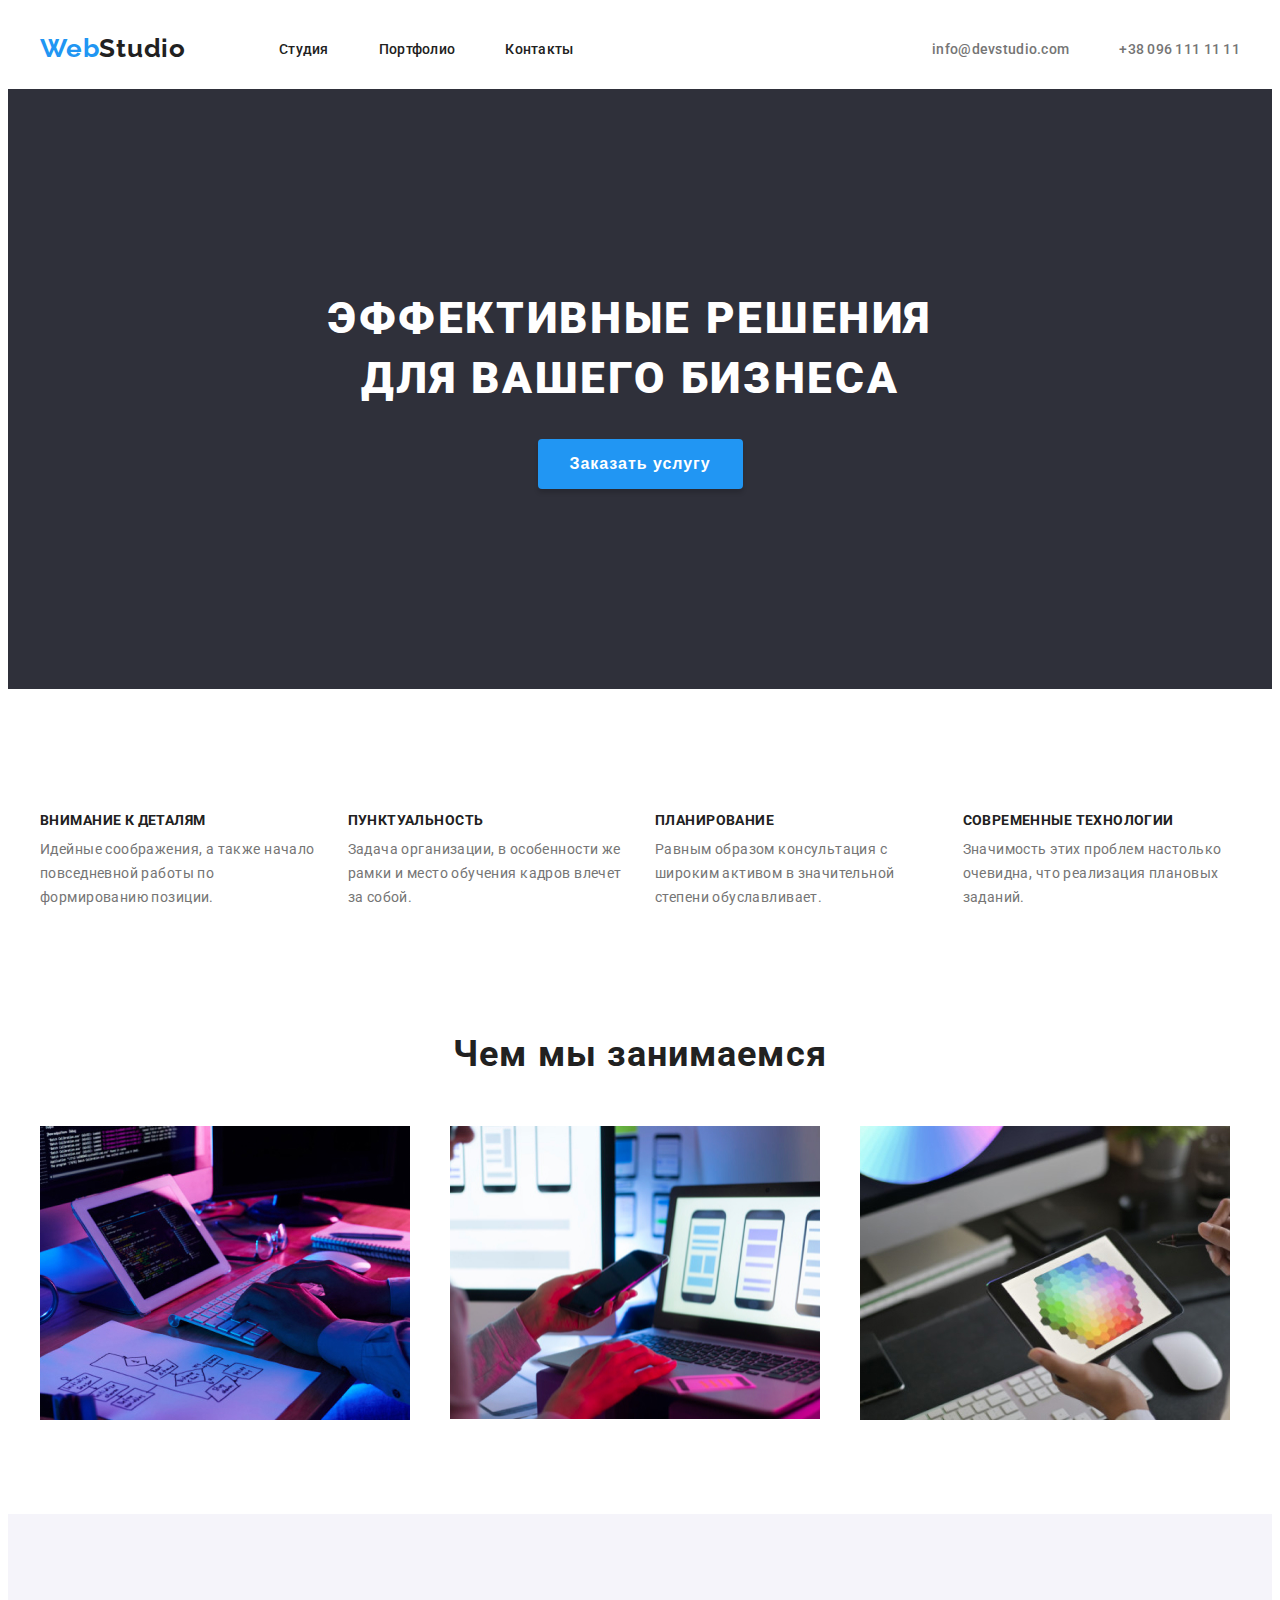
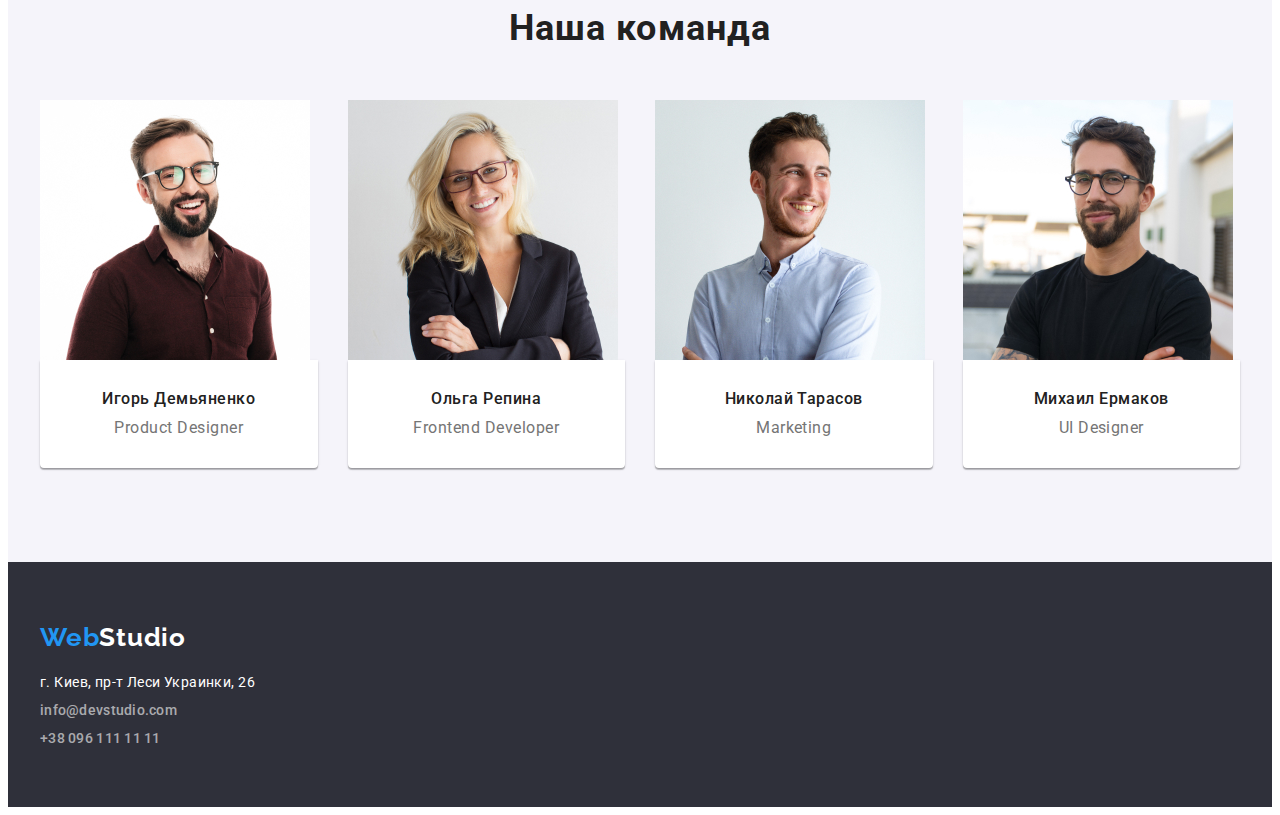
<file: index.html>
<!DOCTYPE html>
<html lang="ru">
<head>
    <meta charset="UTF-8">
    <meta name="viewport" content="width=device-width, initial-scale=1.0">
    <title>WebStudio</title>
    <link rel="preconnect" href="https://fonts.gstatic.com">
    <link href="https://fonts.googleapis.com/css2?family=Raleway:wght@700&family=Roboto:wght@400;500;700;900&display=swap"
        rel="stylesheet">
    <link rel="stylesheet" href="https://cdnjs.cloudflare.com/ajax/libs/modern-normalize/1.0.0/modern-normalize.min.css"
        integrity="sha512-ISS7cAi1PEhQ8jnbJpJZMd29NlhNj4AWYyLOSp2CE/CsHxTCu+r+t0D2yoJudVrd0/8fTVPUVDzY5Tvli75u/g=="
        crossorigin="anonymous" />
    <link rel="stylesheet" href="./css/styles.css">
</head>
<body>
     <!-- Hero-->
    <header class="header-main">
        <div class="container">
            <a class="reset-link logo-up" lang="en" href="index.html">Web<span class="logo-header">Studio</span></a>
            <nav class="navigation">
                <ul class="reset-list navigation-list">
                    <li class="navigation-list-item"><a class="reset-link navigation-link" href="./index.html">Студия</a></li>
                    <li class="navigation-list-item"><a class="reset-link navigation-link" href="./portfolio.html">Портфолио</a></li>
                    <li class="navigation-list-item"><a class="reset-link navigation-link" href="Контакты">Контакты</a></li>
                </ul>
            </nav>
            <ul class="reset-list upper-contact-items">
                <li><a class="reset-link upper-contact-links mail-us" href="mailto:info@devstudio.com">info@devstudio.com</a></li>
                <li><a class="reset-link upper-contact-links" href="tel:380961111111">+38 096 111 11 11</a></li>
            </ul>
        </div>
    </header>
    <main>
        <!-- Hero-->
        <section class="hero">
            <div class="container">
                <h1 class="hero-title">Эффективные решения для вашего бизнеса</h1>
                <button class="modal-button" type="button">Заказать услугу</button>
            </div>
        </section>
        <section class="worth">
            <div class="container">
                <h2 class="visually-hidden"> Преимущества </h2>
                <ul class="reset-list worth-list">
                    <li class="worth-element">
                        <div class="worth-description-representation">
                            <h3 class="worth-items">Внимание к деталям</h3>
                            <p class="worth-description">Идейные соображения, а также начало повседневной работы по формированию позиции.</p>
                        </div>
                    </li>
                    <li class="worth-element">
                        <div class="worth-description-representation">
                            <h3 class="worth-items">Пунктуальность</h3>
                            <p class="worth-description">Задача организации, в особенности же рамки и место обучения кадров влечет за собой.</p>
                        </div>
                    </li>
                    <li class="worth-element">
                        <div class="worth-description-representation">
                            <h3 class="worth-items">Планирование</h3>
                            <p class="worth-description">Равным образом консультация с широким активом в значительной степени обуславливает.</p>
                        </div>
                    </li>
                    <li class="worth-element">
                        <div class="worth-description-representation">
                            <h3 class="worth-items">Современные технологии</h3>
                            <p class="worth-description">Значимость этих проблем настолько очевидна, что реализация плановых заданий.</p>
                        </div>  
                    </li>
                </ul>
            </div>
        </section>
        <!-- what does we do-->
        <section class="wdwd">
            <div class="container">
                <h2 class="wdwd-title">Чем мы занимаемся </h2>
                <ul class="reset-list wdwd-list">
                    <li class="wdwd-item"> <img class="wdwd-item-image" src="./images/img1.jpg" alt="рабочий стол програмиста и процесс написания кода" width="370" height="294"> </li>
                    <li class="wdwd-item"> <img class="wdwd-item-image" src="./images/img2.jpg" alt="варианты располодения контента на мобильном устройстве" width="370" height="293"> </li>
                    <li class="wdwd-item"> <img class="wdwd-item-image" src="./images/img3.jpg" alt="шестиугольник с цветовым градиентом" width="370" height="294"> </li>
                </ul>
            </div>
        </section>
        <!-- our team-->
        <section class="team">
            <div class="container">
                <h2 class="team-title">Наша команда </h2>
                <ul class="reset-list team-list">
                    <li class="team-list-item">
                        <img class="unit" src="./images/Face1.jpg" alt="мужчина дизайнер" width="270" height="260">
                        <div class="team-list-item-representation">
                            <h3 class="unit-name">Игорь Демьяненко</h3>
                            <p  class="unit-ps">Product Designer</p>
                        </div>
                    </li>
                    <li class="team-list-item">
                        <img class="unit" src="./images/Face2.jpg" alt="женщтна фронт енд девелопер" width="270" height="260">
                        <div class="team-list-item-representation">
                            <h3 class="unit-name">Ольга Репина</h3>
                            <p class="unit-ps">Frontend Developer</p>
                        </div>
                    </li>
                    <li class="team-list-item">
                        <img class="unit" src="./images/Face3.jpg" alt="мужчина маркетолог" width="270" height="260">
                        <div class="team-list-item-representation">
                            <h3 class="unit-name">Николай Тарасов</h3>
                            <p class="unit-ps">Marketing</p>
                        </div>
                    </li>
                    <li class="team-list-item">
                        <img class="unit" src="./images/Face4.jpg" alt="мужчина дизайнер" width="270" height="260">
                        <div class="team-list-item-representation">
                            <h3 class="unit-name">Михаил Ермаков</h3>
                            <p class="unit-ps">UI Designer</p>
                        </div>
                    </li>
                </ul>
            </div>
        </section>
    </main>
    <footer class="footter">
        <div class="container">
            <div class="logotype">
            <a class="reset-link logo-low" lang="en" href="index.html">Web<span class="logo-footer">Studio</span></a>
            </div>
            <address class="reset-adress">
                <ul class="reset-list lower-contact-items">
                    <li class="bottom-addres-item"><a class="reset-link map-link" href="https://goo.gl/maps/1Cf52pTZjELxp6kr8" target="_blank" rel="noopener noreferrer ">г. Киев, пр-т Леси Украинки, 26</a></li>
                    <li class="bottom-addres-item"><a class="reset-link lower-contact-links"  href="mailto:info@devstudio.com">info@devstudio.com</a></li>
                    <li class="bottom-addres-item"><a class="reset-link lower-contact-links"  href="tel:380961111111">+38 096 111 11 11</a></li>
                </ul>
            </address>
        </div>
    </footer>
    
</body>
</html>
</file>
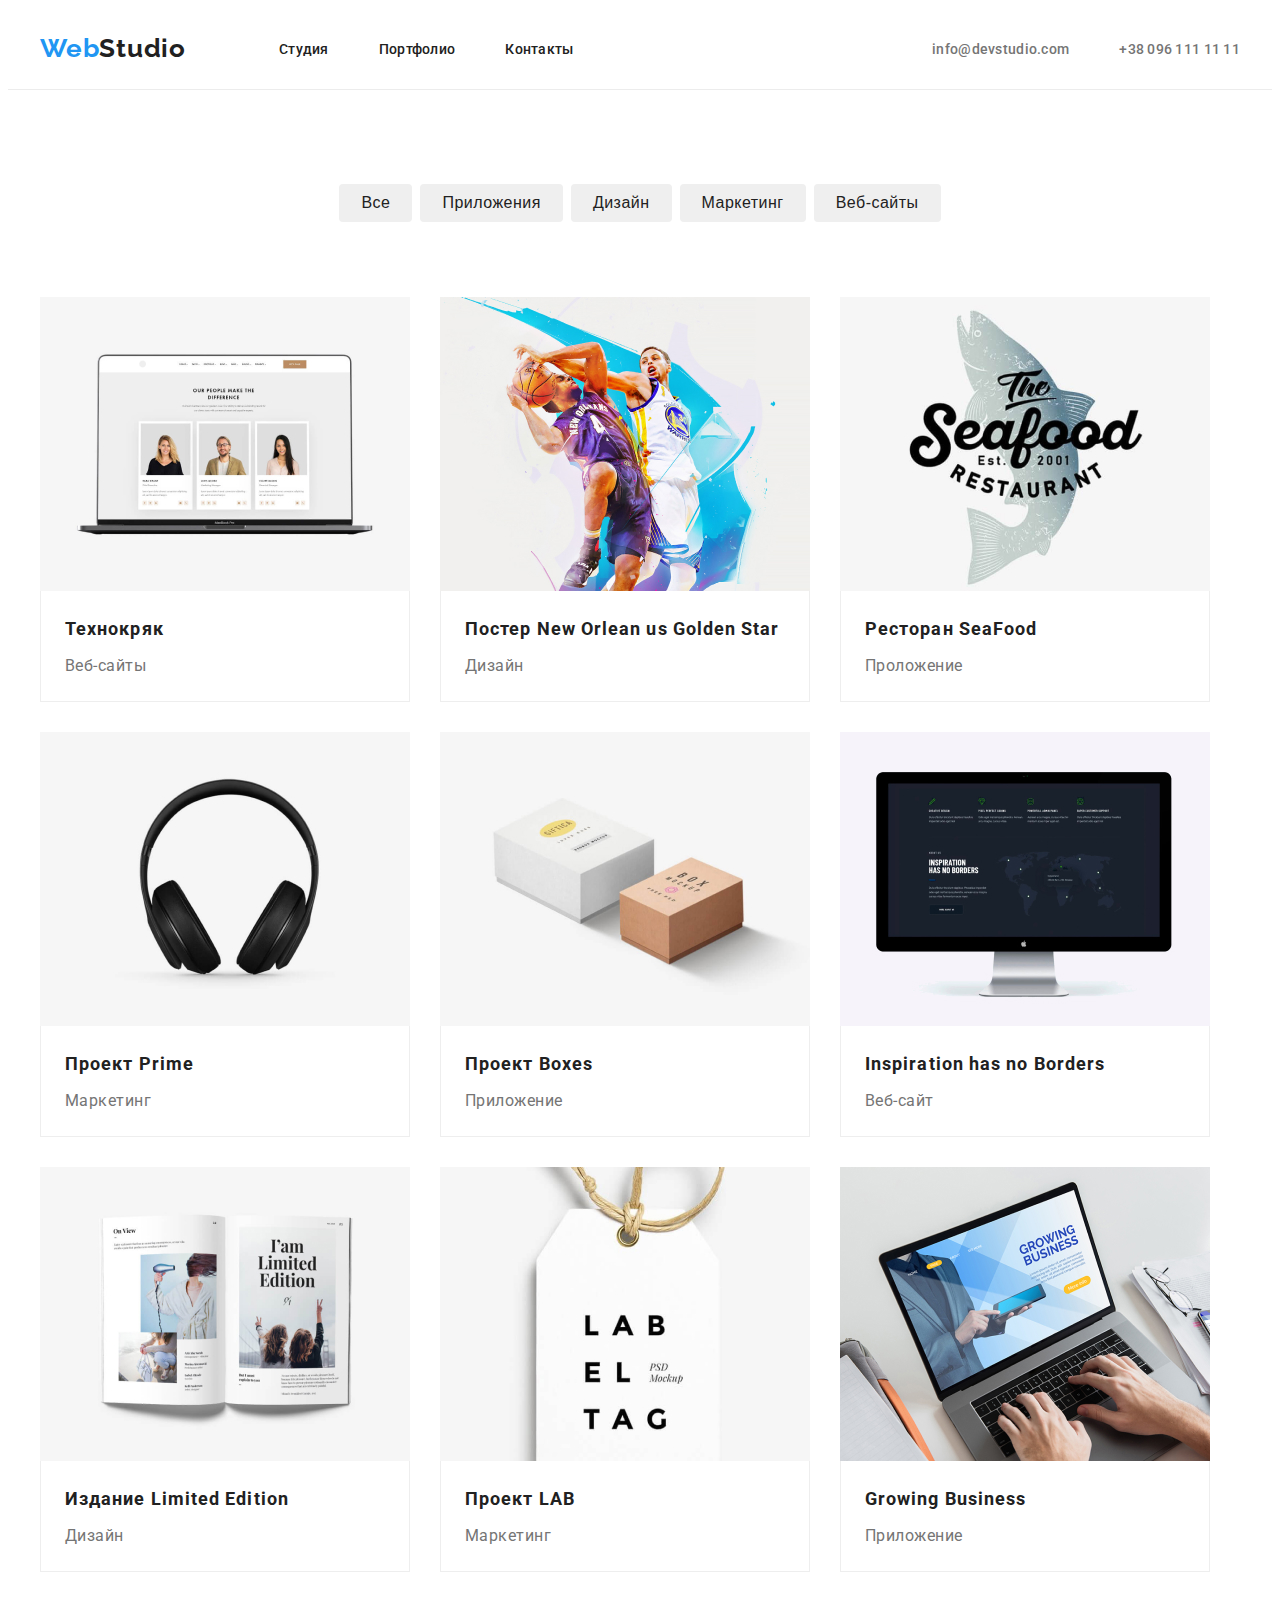
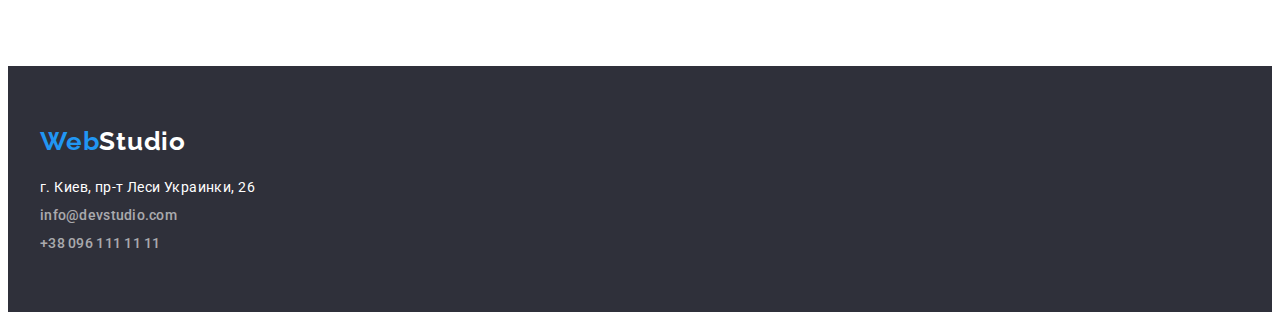
<file: portfolio.html>
<!DOCTYPE html>
<html lang="ru">
<head>
    <meta charset="UTF-8">
    <meta http-equiv="X-UA-Compatible" content="IE=edge">
    <meta name="viewport" content="width=device-width, initial-scale=1.0">
    <title>WebStudio</title>
    <link rel="preconnect" href="https://fonts.gstatic.com">
    <link href="https://fonts.googleapis.com/css2?family=Raleway:wght@700&family=Roboto:wght@400;500;700;900&display=swap"
        rel="stylesheet">
    <link rel="stylesheet" href="https://cdnjs.cloudflare.com/ajax/libs/modern-normalize/1.0.0/modern-normalize.min.css" integrity="sha512-ISS7cAi1PEhQ8jnbJpJZMd29NlhNj4AWYyLOSp2CE/CsHxTCu+r+t0D2yoJudVrd0/8fTVPUVDzY5Tvli75u/g==" crossorigin="anonymous"/>
    <link rel="stylesheet" href="./css/styles.css">
</head>

<body>
    <header class="header-prtf">
        <div class="container">
            <a class="reset-link logo-up" lang="en" href="index.html">Web<span class="logo-header">Studio</span></a>
            <nav class="navigation">
                <ul class="reset-list navigation-list">
                    <li class="navigation-list-item"><a class="reset-link navigation-link" href="./index.html">Студия</a>
                    </li>
                    <li class="navigation-list-item"><a class="reset-link navigation-link"
                            href="./portfolio.html">Портфолио</a></li>
                    <li class="navigation-list-item"><a class="reset-link navigation-link" href="Контакты">Контакты</a></li>
                </ul>
            </nav>
            <ul class="reset-list upper-contact-items">
                <li><a class="reset-link upper-contact-links mail-us"
                        href="mailto:info@devstudio.com">info@devstudio.com</a></li>
                <li><a class="reset-link upper-contact-links" href="tel:380961111111">+38 096 111 11 11</a></li>
            </ul>
        </div>
    </header>

    <main>
        <!-- Фильтр продуктов -->
        <section class="product">
            <div class="container">
                <h1 class="filter-button visually-hidden">Filters list</h1>
                    <ul class="reset-list filter-list">
                        <li class="filter-list-item"> <button class="prtf-button" type="button">Все</button></li>
                        <li class="filter-list-item"> <button class="prtf-button" type="button">Приложения</button></li>
                        <li class="filter-list-item"> <button class="prtf-button" type="button">Дизайн</button></li>  
                        <li class="filter-list-item"> <button class="prtf-button" type="button">Маркетинг</button></li>
                        <li class="filter-list-item"> <button class="prtf-button" type="button">Веб-сайты</button></li>
                    </ul>
                <div class="products">
                    <h2 class="visually-hidden">Our products</h2>
                    <ul class="reset-list products-list">
                        <li class="product-list-item">
                            <img class="product-image" src="./images/images_portfolio/notebook.jpg" alt="открытый ноутбук" width="370" height="294">
                            <div class="product-image-represantation">
                                <h2 class="product-name">Технокряк</h2>
                                <p class="product-type">Веб-сайты</p>
                            </div>
                        </li>
                        <li class="product-list-item">
                            <img class="product-iamge" src="./images/images_portfolio/backetbool.jpg" alt="два мужчины играют в баскетбол" width="370" height="294">
                            <div class="product-image-represantation">
                                <h2 class="product-name">Постер <span lang="en">New Orlean us Golden Star</span></h2>
                                <p class="product-type">Дизайн</p>
                            </div>
                        </li>
                        <li class="product-list-item">
                            <img class="product-image" src="./images/images_portfolio/seafood_logo.jpg" alt="название ресторана SeaFood на фоне серой рыбы" width="370" height="294">
                            <div class="product-image-represantation">
                                <h2 class="product-name">Ресторан <span lang="en">SeaFood</span></h2>
                                <p class="product-type">Проложение</p>
                            </div>
                        </li>
                        <li class="product-list-item">
                            <img class="product-image" src="./images/images_portfolio/headphones.jpg" alt="черные наушники" width="370" height="294">
                            <div class="product-image-represantation">
                                <h2 class="product-name">Проект <span lang="en">Prime</span></h2>
                                <p class="product-type">Маркетинг</p>
                            </div>
                        </li>
                        <li class="product-list-item">
                            <img class="product-image" src="./images/images_portfolio/boxes.jpg" alt="белая и коричневая коробки" width="370" height="294">
                            <div class="product-image-represantation">
                                <h2 class="product-name">Проект <span lang="en">Boxes</span></h2>
                                <p class="product-type">Приложение</p>
                            </div>
                        </li>
                        <li class="product-list-item">
                            <img class="product-imge" src="./images/images_portfolio/black_screen.jpg" alt="черный екран ноутбука" width="370" height="294">
                            <div class="product-image-represantation">
                                <h2 class="product-name" lang="en">Inspiration has no Borders</h2>
                                <p class="product-type">Веб-сайт</p>
                            </div>
                        </li>
                        <li class="product-list-item">
                            <img class="product-image" src="./images/images_portfolio/booklet.jpg" alt="открытый буклет" width="370" height="294">
                            <div class="product-image-represantation">
                                <h2 class="product-name">Издание <span lang="en">Limited Edition</span></h2>
                                <p class="product-type">Дизайн</p>
                            </div>
                        </li>
                        <li class="product-list-item">
                            <img class="product-image" src="./images/images_portfolio/letters.jpg" alt="латинские заглавные буквы на белой бумаге" width="370" height="294">
                            <div class="product-image-represantation">
                                <h2 class="product-name">Проект <span lang="en">LAB</span></h2>
                                <p class="product-type">Маркетинг</p>
                            </div>
                        </li>
                        <li class="product-list-item">
                            <img class="product-image" src="./images/images_portfolio/Desktop.jpg" alt="открыт рабочий стол ноутбука" width="370" height="294">
                            <div class="product-image-represantation">
                                <h2 class="product-name" lang="en">Growing Business</h2>
                                <p class="product-type">Приложение</p>
                            </div>
                        </li>
                    </ul>
                </div>
            </div>
        </section>
    </main>

    <footer class="footter">
        <div class="container">
            <div class="logotype">
                <a class="reset-link logo-low" lang="en" href="index.html">Web<span class="logo-footer">Studio</span></a>
            </div>
            <address class="reset-adress">
                <ul class="reset-list lower-contact-items">
                    <li class="bottom-addres-item"><a class="reset-link map-link"
                            href="https://goo.gl/maps/1Cf52pTZjELxp6kr8" target="_blank" rel="noopener noreferrer ">г. Киев,
                            пр-т Леси Украинки, 26</a></li>
                    <li class="bottom-addres-item"><a class="reset-link lower-contact-links"
                            href="mailto:info@devstudio.com">info@devstudio.com</a></li>
                    <li class="bottom-addres-item"><a class="reset-link lower-contact-links" href="tel:380961111111">+38 096
                            111 11 11</a></li>
                </ul>
            </address>
        </div>
    </footer>
    
</body>
</html>
</file>
<file: css/styles.css>
:root {
    --main-font: 'Roboto', sans-serif;
    --secondary-font: 'Raleway', sans-serif;
    --maim-color: #757575;
    --secondary-color: #212121;
    --accent-color: #2196F3;
    --section-ptp: 94px;
    --section-pbtm: 94px;
    --background-color: #2F303A;
}
body {
    font-family:var(--main-font) ;
    color: var(--maim-color);
}

h1,
h2,
h3,
h4,
h5,
h6,
p {
    margin: 0;
}

ul,
ol {
    margin: 0;
    padding: 0;
}

img {
    display: block;
}


.reset-link {
    text-decoration: none;
}
.reset-list {
    list-style: none;
}
.reset-adress {
    font-style: normal;
}

.visually-hidden {
    position: absolute !important;
    clip: rect(1px 1px 1px 1px); /* IE6, IE7 */
    clip: rect(1px, 1px, 1px, 1px);
    padding: 0 !important;
    border: 0 !important;
    height: 1px !important;
    width: 1px !important;
    overflow: hidden;
}

.logo-up {
    font-family:var(--secondary-font);
    font-weight: 700;
    font-size: 26px;
    line-height: 1.19;
    letter-spacing: 0.03em;
    color: var(--accent-color);
    margin-right: 93px ;
}

.logo-header {
    font-family:var(--secondary-font);
    font-weight: 700;
    font-size: 26px;
    line-height: 1.19;
    letter-spacing: 0.03em;
    color: var(--secondary-color);
}
.navigation {
    display: flex;
    align-items: center;
}
.navigation-link {
    font-weight: 500;
    font-size: 14px;
    line-height: 1.14;
    letter-spacing: 0.02em;
    color: var(--secondary-color);
}


.navigation-list-item:not(:last-child) {
    margin-right: 50px;
}

.upper-contact-items {
    margin-left: auto;
}

.mail-us {
    margin-right: 50px;
}

.navigation-link:hover,
.navigation-link:focus {
    color: var(--accent-color);
}

.navigation-list {
    display: flex;
    align-items: center;
}
.upper-contact-links {
    font-weight: 500;
    font-size: 14px;
    line-height: 1.14;
    letter-spacing: 0.02em;
    color: var(--maim-color);
}

.header-main {
    display: flex;
    padding-top: 25px;
    padding-bottom: 25px;   
    align-items: center;
}

.header-prtf {
    display: flex;
    padding-top: 25px;
    padding-bottom: 25px;
    align-items: center;
    border-bottom: 1px solid #ECECEC;;
}


.upper-contact-items {
    display: flex;
    align-items: center;
}  

  
.container {
    display: flex;
    width: 1200px;
    margin: 0 auto;
    padding-left: 15px;
    padding-right: 15px;
    
}

/*---------- HERO -----------*/
.hero .container {
    display: block;
}

.hero {
    background-color:var(--background-color);
    padding-top: 200px;
    padding-bottom:200px;
}

.hero-title {
    margin-bottom: 30px;
    margin-right: 350px;
    margin-left: 240px;
    width: 700px;
    text-align: center;
   
   }

/*---------- HERO -----------*/
.modal-button:focus {
 outline: var(--accent-color)
}   

.modal-button {
    min-width: 200px;
    padding: 10px 32px;
    text-align: center;
    margin: 0 auto;
    display: block;
    border-radius: 4px;
    border: none;
    background-color: var(--accent-color);
    box-shadow: 0px 4px 4px rgba(0, 0, 0, 0.15);

    font-weight: 700;
    font-size: 16px;
    line-height: 1.87;
    text-transform:none;
    letter-spacing: 0.06em;
    color: #FFFFFF;
}
.lower-contact-links {
    font-weight: 500;
    font-size: 14px;
    line-height: 1.14;
    letter-spacing: 0.02em;
    color: #ffffff99;
}
.mail-us:hover,
.mail-us:focus {
    color: var(--accent-color);
    border-color: var(--accent-color);
}
.map-link {
    font-size: 14px;
    line-height: 1.71px;
    letter-spacing: 0.03em;
    color: #FFFFFF;
}

.hero-title {
    font-weight: 900;
    font-size: 44px;
    line-height: 1.36;
    /* text-align: center; */
    letter-spacing: 0.06em;
    text-transform: uppercase;
    color: #FFFFFF;
}

.worth {
    padding-top: 94px;
    padding-bottom: 47px;
}

.worth-list {
    display: flex;
    flex-wrap: wrap;
    margin-left: -30px;
    margin-top: -30px;
}

.worth-element {
    margin-left: 30px;
    margin-top: 30px;
    flex-basis: calc(100% / 4 - 30px);
}

.worth-description-representation {
    padding-top: 30px;
    padding-bottom: 30px;
    text-align: start;
}

.worth-items {
    margin-bottom: 10px ;
    font-weight: 700;
    font-size: 14px;
    line-height: 1.14;
    letter-spacing: 0.03em;
    text-transform: uppercase;
    color:var(--secondary-color);
    text-align: start;
}

.worth-description {
    font-size: 14px;
    line-height: 1.71;
    letter-spacing: 0.03em;
    text-align: start;
}

.wdwd {
    padding-top: 47px;
    padding-bottom: 94px;
}

.wdwd .container {
    display: block;
}   

.wdwd-title {
    margin-bottom: 50px;
    text-align: center;
    font-weight:700;
    font-size: 36px;
    line-height: 1.16;
    letter-spacing: 0.03em;
    color: var(--secondary-color);
}

.wdwd-list {
    display: flex;
    flex-wrap: wrap;
    margin-left: -30px;
    margin-top: -30px;
}

.wdwd-item{
    margin-left: 30px;
    margin-top: 30px;
    flex-basis: calc(100% / 3 - 30px);
}

.team .container {
    display: block;
}

.team {
    background-color: #F5F4FA ;
    padding-top: 94px;
    padding-bottom: var(--section-pbtm);
}

.team-title {
    font-weight: 700;
    font-size: 36px;
    line-height: 1.16;
    text-align: center;
    letter-spacing: 0.03em;
    color: var(--secondary-color);
    margin-bottom: 50px;
}
.team-list {
    display: flex;
    flex-wrap: wrap;
    margin-left: -30px;
    margin-top: -30px;
}

.team-list-item {
    margin-left: 30px;
    margin-top: 30px;
    flex-basis: calc(100% / 4 - 30px);
} 

.team-list-item-representation {
    padding-top: 30px;
    padding-bottom: 30px;
    background-color: #FFFFFF;
    box-shadow: 0px 1px 3px rgba(0, 0, 0, 0.12), 0px 1px 1px rgba(0, 0, 0, 0.14), 0px 2px 1px rgba(0, 0, 0, 0.2);
    border-radius: 0px 0px 4px 4px;

}
.unit-name {
    margin-bottom: 10px ;
    font-weight: 500;
    font-size: 16px;
    line-height: 1.18;
    text-align: center;
    letter-spacing: 0.03em;
    color: var(--secondary-color);

}
.unit-ps {
    font-size: 16px;
    line-height: 1.18;
    text-align: center;
    letter-spacing: 0.03em;
}

.product-name {
    margin-bottom: 4px;
    font-weight: 700;
    font-size: 18px;
    line-height: 2;
    letter-spacing: 0.06em;
    color:var(--secondary-color);
}

.product-type {
    font-size: 16px;
    line-height: 1.87;
    letter-spacing: 0.03em;
}

.footter .container {
    display: inline-block; 
}

.footter {
    background-color: var(--background-color);
    display: flex;
    padding-top: 60px;
    padding-bottom: 60px;
}

.logo-low {
    font-family:var(--secondary-font);
    font-weight: 700;
    font-size: 26px;
    line-height: 1.19;
    letter-spacing: 0.03em;
    color: var(--accent-color);
    display: inline-block;
}

.logo-footer {
    font-family:var(--secondary-font);
    font-weight: 700;
    font-size: 26px;
    line-height: 1.19;
    letter-spacing: 0.03em;
    color: #FFFFFF;
}

.logotype {
    margin-bottom: 20px;
}

.bottom-addres-item:not(:last-child) {
    margin-bottom: 9px;
}

.product .container {
   display: flex;
   display: block;
}

 .filter-list {
    justify-content: center;
    padding-bottom: 25px;
    display: flex;
}

.filter-list-item:not(:last-child) {
   margin-right: 8px;
}

.prtf-button:focus {
 outline: var(--accent-color)
}

.prtf-button {
    font-weight: 500;
    font-size: 16px;
    line-height: 1.62;
    text-align: center;
    letter-spacing: 0.03em;
    color: var(--secondary-color);
    border-color: #F5F4FA;
    border-radius: 4px;
    padding: 6px 22px;
    min-width: 73px;
    border: none;
    }  

.prtf-button:hover,
.prtf-button:focus {
    cursor: pointer;
    color: #FFFFFF;
    background-color: var(--accent-color);
    border-color: var(--accent-color);
    box-shadow: 0px 3px 1px rgba(0, 0, 0, 0.1),
    0px 1px 2px rgba(0, 0, 0, 0.08),
    0px 2px 2px rgba(0, 0, 0, 0.12);
}   


.product{
    padding-top: 94px;
    padding-bottom: 94px;
}
.products {
    padding-top: 50px;
    display: flex;
}

.products-list {
    display: flex;
    flex-wrap: wrap;
    margin-left: -30px;
    margin-top: -30px; 
}

.product-list-item {
    margin-left: 30px;
    margin-top: 30px;
    flex-basis: calc(100% / 9 - 30px);
}

.product-image-represantation {
   padding: 20px 24px;
   background: #FFFFFF;
   border: 1px solid #EEEEEE; 
   border-top: none;
}
</file>
